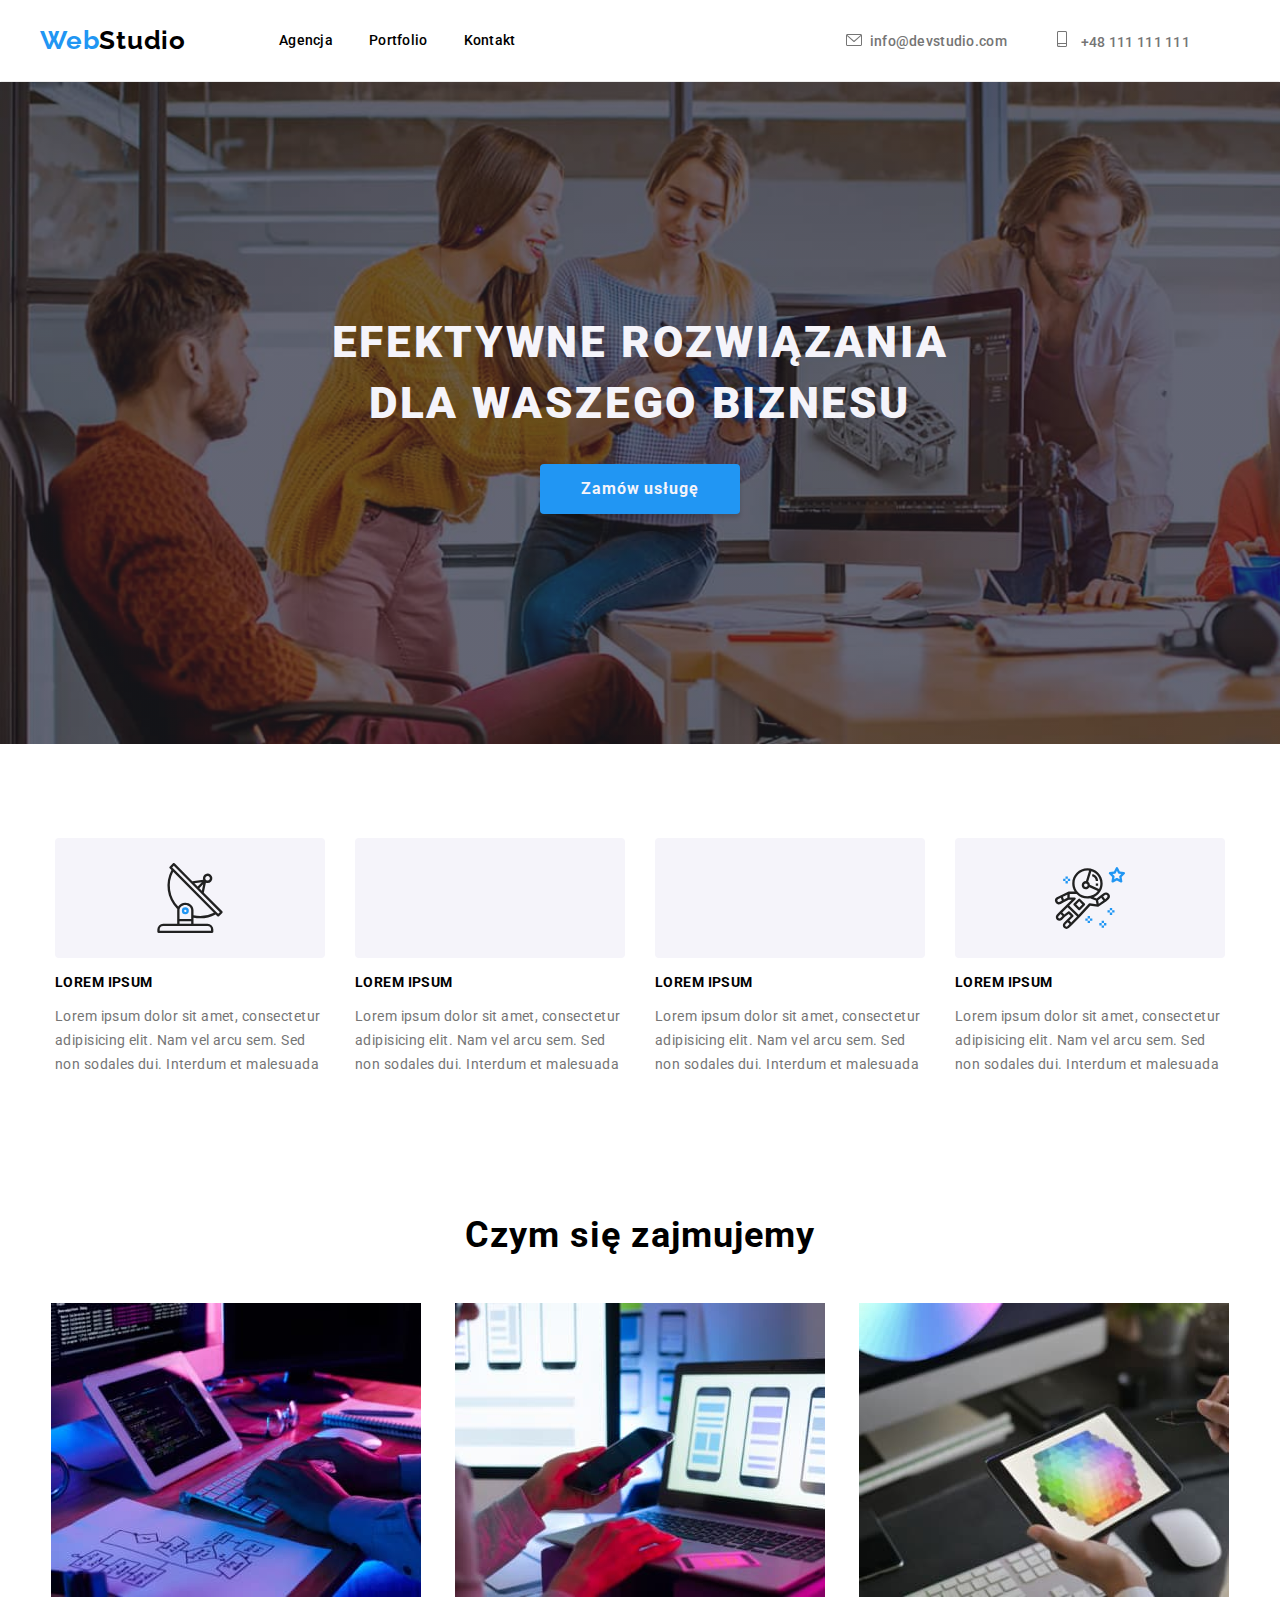
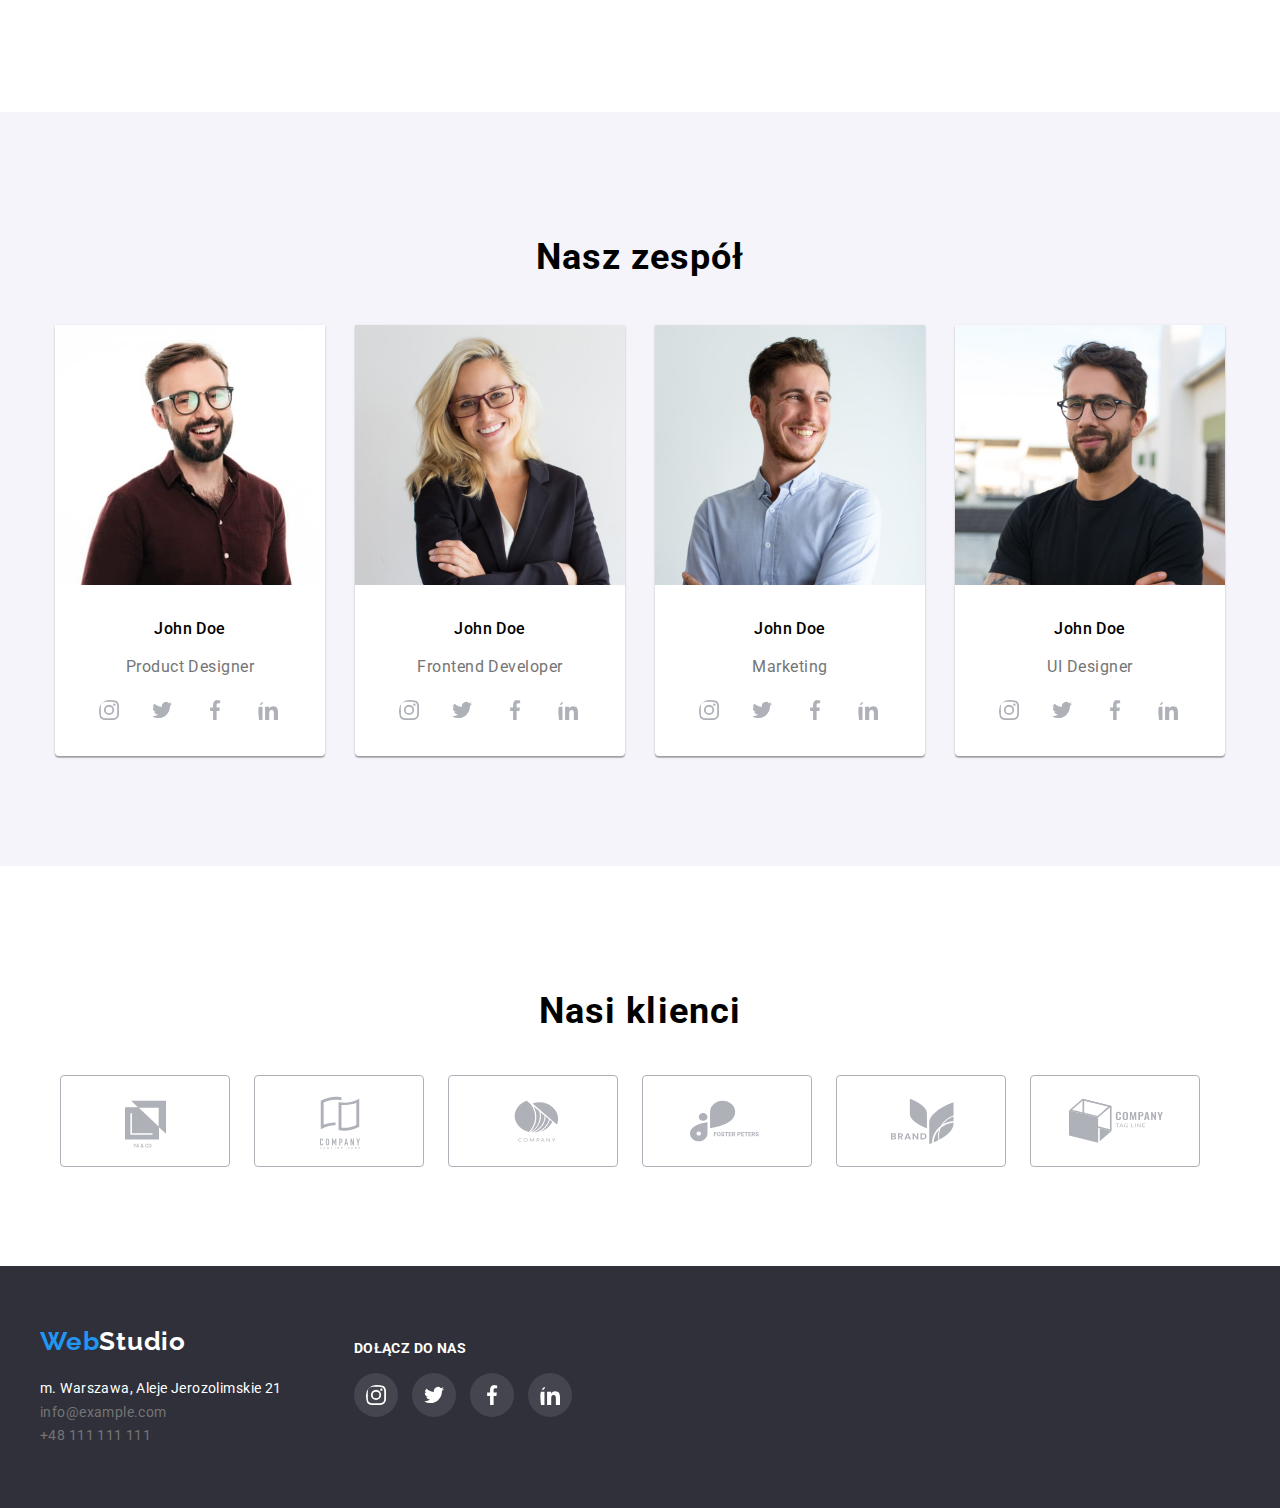
<file: index.html>
<!DOCTYPE html>
<html lang="pl">
<head>
    <meta charset="UTF-8">
    <meta http-equiv="X-UA-Compatible" content="IE=edge">
    <meta name="viewport" content="width=device-width, initial-scale=1.0">
    <title>Studio</title>
    <link rel="stylesheet" href="https://cdnjs.cloudflare.com/ajax/libs/modern-normalize/1.0.0/modern-normalize.min.css">
    <link rel="stylesheet" href="./css/styles.css">
    <link rel="preconnect" href="https://fonts.googleapis.com">
    <link rel="preconnect" href="https://fonts.gstatic.com" crossorigin> 
    <link href="https://fonts.googleapis.com/css2?family=Montserrat:wght@400;700&family=Raleway:wght@700&family=Roboto:wght@400;500;700;900&display=swap" rel="stylesheet">
</head>
<body>
    <header class="header-style">
        <div class="container-nav">
            <div class="container-nav-left">
                <a href="./index.html" class="link-studio section-header"><span class="web">Web</span><span class="studio-black">Studio</span></a>
                <nav class="navigation">
                    <a href="#" class="link">Agencja</a>
                    <a href="./portfolio.html" class="link">Portfolio</a>
                    <a href="#" class="link">Kontakt</a>
                </nav>
            </div>
            <div class="box-flex">
                <section class="icon-contact">
                    <svg width="20" height="12">
                        <use href="./images/icons.svg#envelope"></use>
                    </svg>
                    <a href="mailto:info@devstudio.com" class="link-second">info@devstudio.com</a>
                </section>
                <section class="icon-contact">
                    <svg width="20" height="16">
                        <use href="./images/icons.svg#smartphone"></use>
                    </svg>
                    <a href="tel:+48111111111" class="link-second">+48 111 111 111</a>
                </section>
            </div> 
        </div>
    </header>

    <main>
        <div class="darkgrey-bcg-color">
            <div class="background-img">
                <section class="section-main-heading">
                    <h1 class="main-heading">EFEKTYWNE ROZWIĄZANIA <br> DLA WASZEGO BIZNESU</h1>
                    <button type="button" class="btn">Zamów usługę</button>
                </section>
            </div>
        </div>

        <div class="section">
            <section class="container box-flex">
                <article>
                    <svg width="270" height="120">
                        <use href="./images/icons.svg#antenna"></use>
                    </svg>
                    <h2 class="black-title-second">LOREM IPSUM</h2>
                    <p class="paragraph-style">
                        Lorem ipsum dolor sit amet, consectetur<br>
                        adipisicing elit. Nam vel arcu sem. Sed<br>
                        non sodales dui. Interdum et malesuada
                    </p>
                </article>

                <article>
                    <svg width="270" height="120">
                        <use href="./images/icons.svg#clock"></use>
                    </svg>
                    <h2 class="black-title-second">LOREM IPSUM</h2>
                    <p class="paragraph-style">
                        Lorem ipsum dolor sit amet, consectetur<br>
                        adipisicing elit. Nam vel arcu sem. Sed<br>
                        non sodales dui. Interdum et malesuada
                    </p>
                </article> 

                <article>
                    <svg width="270" height="120">
                        <use href="./images/icons.svg#diagram"></use>
                    </svg>
                    <h2 class="black-title-second">LOREM IPSUM</h2>
                    <p class="paragraph-style">
                        Lorem ipsum dolor sit amet, consectetur<br>
                        adipisicing elit. Nam vel arcu sem. Sed<br>
                        non sodales dui. Interdum et malesuada
                    </p>
                </article>

                <article>
                    <svg width="270" height="120">
                        <use href="./images/icons.svg#astronaut"></use>
                    </svg>
                    <h2 class="black-title-second">LOREM IPSUM</h2>
                    <p class="paragraph-style">
                        Lorem ipsum dolor sit amet, consectetur<br>
                        adipisicing elit. Nam vel arcu sem. Sed<br>
                        non sodales dui. Interdum et malesuada
                    </p>
                </article>
            </section>
        </div>

        <div class="section-second">
            <section class="container">
                <h2 class="black-title">Czym się zajmujemy</h2>
                <article class="box-flex-section-second">
                    <figure>
                        <img src="./images/img1.jpg" alt="kodowanie" width="370" height="294" class="img-margin">
                        <img src="./images/img2.jpg" alt="synchronizacja telefonu z laptopem" width="370" height="294" class="img-margin">
                        <img src="./images/img3.jpg" alt="tworzenie designów na tablecie" width="370" height="294">
                    </figure>
                </article>
            </section>
        </div>

        <div class="section-third">
            <section class="container">
                <h2 class="black-title">Nasz zespół</h2>
                <article class="box-flex">
                    <figure class="figure-style">
                        <img src="./images/img4.jpg" alt="John Doe - Product Designer" width="270" height="260">
                        <figcaption><span class="img-title">John Doe</span> <br> <span class="img-describtion">Product Designer</span></figcaption>
                        <svg class="icon-social-links margin-left" width="44" height="44">
                            <use href="./images/icons.svg#instagram"></use>
                        </svg>
                        <svg class="icon-social-links" width="44" height="44">
                            <use href="./images/icons.svg#twitter"></use>
                        </svg>
                        <svg class="icon-social-links" width="44" height="44">
                            <use href="./images/icons.svg#facebook"></use>
                        </svg>
                        <svg class="icon-social-links" width="44" height="44">
                            <use href="./images/icons.svg#linkedin"></use>
                        </svg>
                    </figure>
                    <figure class="figure-style">
                        <img src="./images/img5.jpg" alt="John Doe - Product Designer" width="270" height="260">
                        <figcaption><span class="img-title">John Doe</span> <br> <span class="img-describtion">Frontend Developer</span></figcaption>
                        <svg class="icon-social-links margin-left" width="44" height="44">
                            <use href="./images/icons.svg#instagram"></use>
                        </svg>
                        <svg class="icon-social-links" width="44" height="44">
                            <use href="./images/icons.svg#twitter"></use>
                        </svg>
                        <svg class="icon-social-links" width="44" height="44">
                            <use href="./images/icons.svg#facebook"></use>
                        </svg>
                        <svg class="icon-social-links" width="44" height="44">
                            <use href="./images/icons.svg#linkedin"></use>
                        </svg>
                    </figure>
                    <figure class="figure-style">
                        <img src="./images/img6.jpg" alt="John Doe - Product Designer" width="270" height="260">
                        <figcaption><span class="img-title">John Doe</span> <br> <span class="img-describtion">Marketing</span></figcaption>
                        <svg class="icon-social-links margin-left" width="44" height="44">
                            <use href="./images/icons.svg#instagram"></use>
                        </svg>
                        <svg class="icon-social-links" width="44" height="44">
                            <use href="./images/icons.svg#twitter"></use>
                        </svg>
                        <svg class="icon-social-links" width="44" height="44">
                            <use href="./images/icons.svg#facebook"></use>
                        </svg>
                        <svg class="icon-social-links" width="44" height="44">
                            <use href="./images/icons.svg#linkedin"></use>
                        </svg>
                    </figure>
                    <figure class="figure-style">
                        <img src="./images/img7.jpg" alt="John Doe - Product Designer" width="270" height="260">
                        <figcaption><span class="img-title">John Doe</span> <br> <span class="img-describtion">UI Designer</span></figcaption>
                        <svg class="icon-social-links margin-left" width="44" height="44">
                            <use href="./images/icons.svg#instagram"></use>
                        </svg>
                        <svg class="icon-social-links" width="44" height="44">
                            <use href="./images/icons.svg#twitter"></use>
                        </svg>
                        <svg class="icon-social-links" width="44" height="44">
                            <use href="./images/icons.svg#facebook"></use>
                        </svg>
                        <svg class="icon-social-links" width="44" height="44">
                            <use href="./images/icons.svg#linkedin"></use>
                        </svg>
                    </figure>
                </article>
            </section>
        </div>

        <div class="section-second">
            <section class="container">
                <h2 class="black-title">Nasi klienci</h2>
                <svg class="icon-company" width="170" height="92">
                    <use href="./images/icons.svg#company"></use>
                </svg>
                <svg class="icon-company" width="170" height="92">
                    <use href="./images/icons.svg#company1"></use>
                </svg>
                <svg class="icon-company" width="170" height="92">
                    <use href="./images/icons.svg#company2"></use>
                </svg>
                <svg class="icon-company" width="170" height="92">
                    <use href="./images/icons.svg#company3"></use>
                </svg>
                <svg class="icon-company" width="170" height="92">
                    <use href="./images/icons.svg#company4"></use>
                </svg>
                <svg class="icon-company" width="170" height="92">
                    <use href="./images/icons.svg#company5"></use>
                </svg>
            </section>
        </div>
    </main>

    <footer class="footer-style">
        <div class="section-footer">
            <div>
                <a href="./index.html" class="link-studio"><span class="web">Web</span><span class="studio-white">Studio</span></a>
                <address class="address-style">
                    <span class="street">m. Warszawa, Aleje Jerozolimskie 21</span>
                    <a href="mailto:info@example.com" class="link-third">info@example.com</a>
                    <a href="tel:+48111111111" class="link-third">+48 111 111 111</a>
                </address>
            </div>
            <section class="social-links">
                <p class="paragraph-style-social-links">DOŁĄCZ DO NAS</p>
                <svg class="icon-social-links-second" width="44" height="44">
                    <use href="./images/icons.svg#instagram"></use>
                </svg>
                <svg class="icon-social-links-second" width="44" height="44">
                    <use href="./images/icons.svg#twitter"></use>
                </svg>
                <svg class="icon-social-links-second" width="44" height="44">
                    <use href="./images/icons.svg#facebook"></use>
                </svg>
                <svg class="icon-social-links-second" width="44" height="44">
                    <use href="./images/icons.svg#linkedin"></use>
                </svg>
            </section>
        </div>
    </footer>
</body>
</html>
</file>
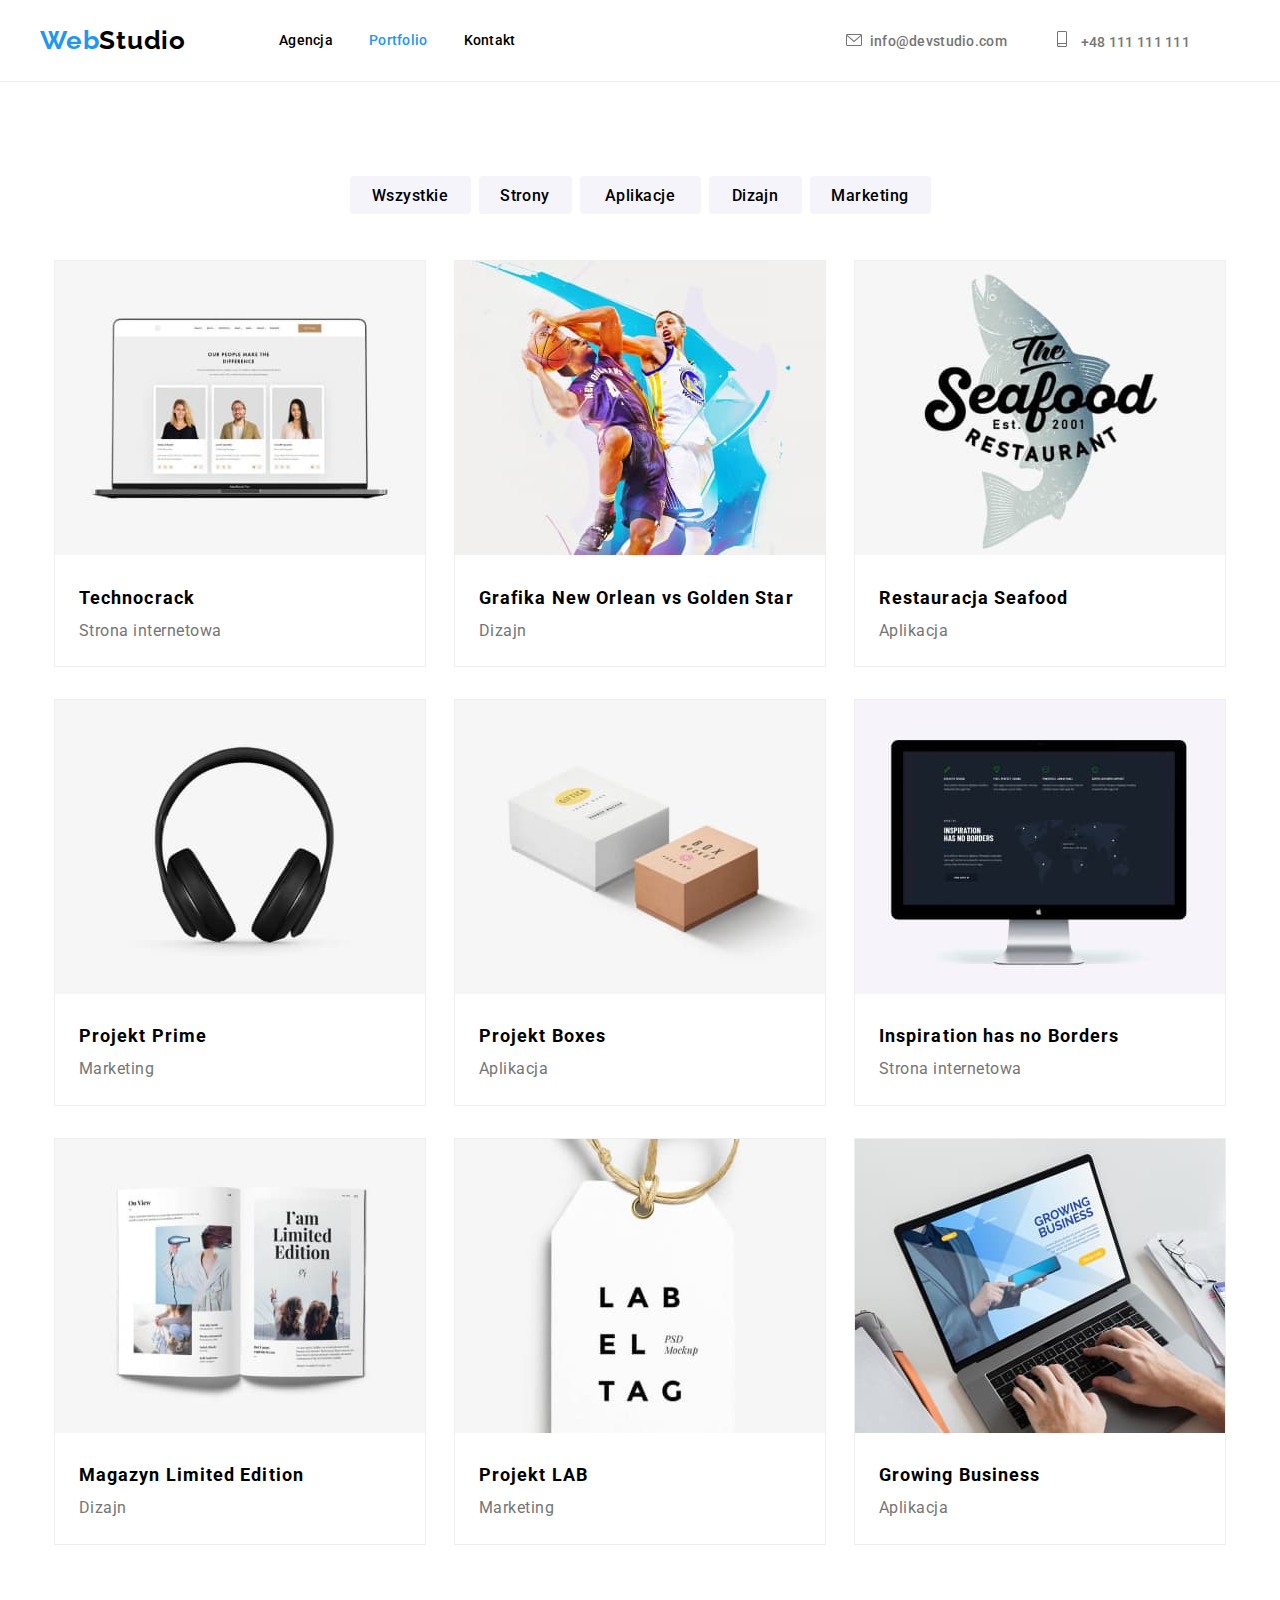
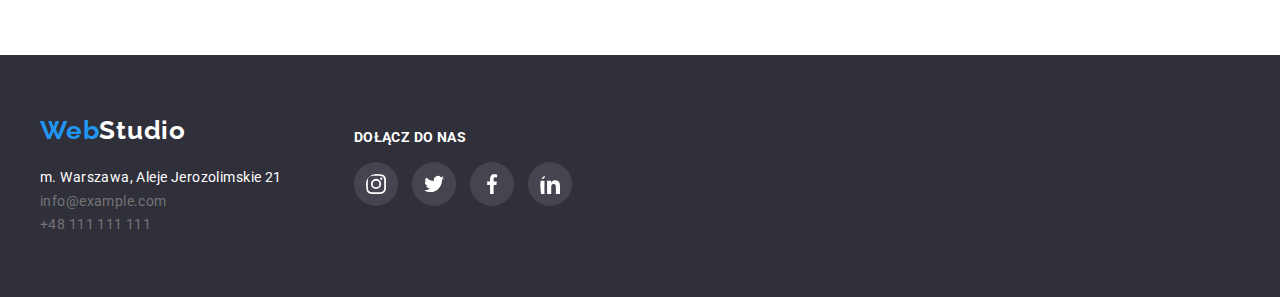
<file: portfolio.html>
<!DOCTYPE html>
<html lang="pl">
<head>
    <meta charset="UTF-8">
    <meta http-equiv="X-UA-Compatible" content="IE=edge">
    <meta name="viewport" content="width=device-width, initial-scale=1.0">
    <title>Portfolio</title>
    <link rel="stylesheet" href="https://cdnjs.cloudflare.com/ajax/libs/modern-normalize/1.0.0/modern-normalize.min.css">
    <link rel="stylesheet" href="./css/styles.css">
    <link rel="preconnect" href="https://fonts.googleapis.com">
    <link rel="preconnect" href="https://fonts.gstatic.com" crossorigin> 
    <link href="https://fonts.googleapis.com/css2?family=Montserrat:wght@400;700&family=Raleway:wght@700&family=Roboto:wght@400;500;700;900&display=swap" rel="stylesheet">
</head>
<body>
    <header class="header-style">
        <div class="container-nav">
            <div class="container-nav-left">
                <a href="./index.html" class="link-studio section-header"><span class="web">Web</span><span class="studio-black">Studio</span></a>
                <nav class="navigation">
                    <a href="#" class="link">Agencja</a>
                    <a href="./portfolio.html" class="link text-color-lightblue">Portfolio</a>
                    <a href="#" class="link">Kontakt</a>
                </nav>
            </div>
            <div class="box-flex">
                <section class="icon-contact">
                    <svg width="20" height="12">
                        <use href="./images/icons.svg#envelope"></use>
                    </svg>
                    <a href="mailto:info@devstudio.com" class="link-second">info@devstudio.com</a>
                </section>
                <section class="icon-contact">
                    <svg width="20" height="16">
                        <use href="./images/icons.svg#smartphone"></use>
                    </svg>
                    <a href="tel:+48111111111" class="link-second">+48 111 111 111</a>
                </section>
            </div>
        </div>
    </header>

    <main>
        <div class="box-flex">
            <nav class="container-nav-second">
                <button type="button" class="btn-second btn-margin">Wszystkie</button>
                <button type="button" class="btn-third btn-margin">Strony</button>
                <button type="button" class="btn-second btn-margin">Aplikacje</button>
                <button type="button" class="btn-third btn-margin">Dizajn</button>
                <button type="button" class="btn-second">Marketing</button>
            </nav>
        </div>

        <div class="section-fourth">
            <section class="images-mash">
                <figure class="figure-style-second">
                    <img src="./images/img2-1.jpg" alt="Technocrack" width="370" height="294">
                    <figcaption><span class="img-title-second">Technocrack</span> <br> <span class="img-describtion-second">Strona internetowa</span></figcaption>
                </figure>
                <figure class="figure-style-second">
                    <img src="./images/img2-2.jpg" alt="Grafika New Orlean vs Golden Star" width="370" height="294">
                    <figcaption><span class="img-title-second">Grafika New Orlean vs Golden Star</span> <br> <span class="img-describtion-second">Dizajn</span></figcaption>
                </figure>
                <figure class="figure-style-second">
                    <img src="./images/img2-3.jpg" alt="Restauracja Seafood" width="370" height="294">
                    <figcaption><span class="img-title-second">Restauracja Seafood</span> <br> <span class="img-describtion-second">Aplikacja</span></figcaption>
                </figure>
                <figure class="figure-style-second">
                    <img src="./images/img2-4.jpg" alt="Projekt Prime" width="370" height="294">
                    <figcaption><span class="img-title-second">Projekt Prime</span> <br> <span class="img-describtion-second">Marketing</span></figcaption>
                </figure>
                <figure class="figure-style-second">
                    <img src="./images/img2-5.jpg" alt="Projekt Boxes" width="370" height="294">
                    <figcaption><span class="img-title-second">Projekt Boxes</span> <br> <span class="img-describtion-second">Aplikacja</span></figcaption>
                </figure>
                <figure class="figure-style-second">
                    <img src="./images/img2-6.jpg" alt="Inspiration has no Borders" width="370" height="294">
                    <figcaption><span class="img-title-second">Inspiration has no Borders</span> <br> <span class="img-describtion-second">Strona internetowa</span></figcaption>
                </figure>
                <figure class="figure-style-second">
                    <img src="./images/img2-7.jpg" alt="Magazyn Limited Edition" width="370" height="294">
                    <figcaption><span class="img-title-second">Magazyn Limited Edition</span> <br> <span class="img-describtion-second">Dizajn</span></figcaption>
                </figure>
                <figure class="figure-style-second">
                    <img src="./images/img2-8.jpg" alt="Projekt LAB" width="370" height="294">
                    <figcaption><span class="img-title-second">Projekt LAB</span> <br> <span class="img-describtion-second">Marketing</span></figcaption>
                </figure>
                <figure class="figure-style-second">
                    <img src="./images/img2-9.jpg" alt="Growing Business" width="370" height="294">
                    <figcaption><span class="img-title-second">Growing Business</span> <br> <span class="img-describtion-second">Aplikacja</span></figcaption>
                </figure>
            </section>
        </div>
    </main>

    <footer class="footer-style">
        <div class="section-footer">
            <div>
                <a href="./index.html" class="link-studio"><span class="web">Web</span><span class="studio-white">Studio</span></a>
                <address class="address-style">
                    <span class="street">m. Warszawa, Aleje Jerozolimskie 21</span>
                    <a href="mailto:info@example.com" class="link-third">info@example.com</a>
                    <a href="tel:+48111111111" class="link-third">+48 111 111 111</a>
                </address>
            </div>
            <section class="social-links">
                <p class="paragraph-style-social-links">DOŁĄCZ DO NAS</p>
                <svg class="icon-social-links-second" width="44" height="44">
                    <use href="./images/icons.svg#instagram"></use>
                </svg>
                <svg class="icon-social-links-second" width="44" height="44">
                    <use href="./images/icons.svg#twitter"></use>
                </svg>
                <svg class="icon-social-links-second" width="44" height="44">
                    <use href="./images/icons.svg#facebook"></use>
                </svg>
                <svg class="icon-social-links-second" width="44" height="44">
                    <use href="./images/icons.svg#linkedin"></use>
                </svg>
            </section>
        </div>
    </footer>
</body>
</html>
</file>
<file: css/styles.css>
*{
    box-sizing: border-box;
    margin-left: 0;
    margin-right: 0;
}

body{
    font-family: 'Roboto', 'Raleway', 'Montserrat', sans-serif;
    color: var(--text-color-main);
}

:root{
    --text-color-black: black;
    --text-color-main: #757575;
    --text-color-white: white;
    --background-color-darkgrey: #2F303A; 
    --background-color-lightgrey: #F5F4FA;
    --hover-color: #2196F3;
    --hover-second-color: #1586dd;
    --border-color-lightgrey: #ECECEC;
    --border-color-lightgrey-second: #EEEEEE;
    --border-color-transparent: transparent;
}

.box-flex{
    display: flex;
    justify-content: space-around;
    align-items: center;
}

.box-flex-section-second{
    display: flex;
    justify-content: center;
    align-items: center;
}

.container{
    width: 1200px;
}

.container-nav{
    display: flex;
    justify-content: space-between;
    align-items: center;
    width: 1200px;
}

.container-nav-second{
    display: flex;
    justify-content: center;
    align-items: center;
    width: 1200px;
}

.container-nav-left{
    display: flex;
    align-items: center;
}

.header-style{
    display: flex;
    justify-content: space-around;
    align-items: center;
    border-bottom: 1px solid var(--border-color-lightgrey);
    border-top: 1px solid var(--border-color-transparent);
    border-left: 1px solid var(--border-color-transparent);
    border-right: 1px solid var(--border-color-transparent);
    background-clip: border-box;
}

.footer-style{
    display: flex;
    justify-content: space-around;
    align-items: center;
    background-color: var(--background-color-darkgrey);
}

.web{
    color: var(--hover-color);
}

.studio-white{
    color: var(--text-color-white);
}

.studio-black{
    color: var(--text-color-black);
}

.address-style{
    display: flex;
    flex-direction: column;
    padding-top: 20px;
}

.street{
    color: var(--text-color-white);
    font-size: 14px;
    line-height: 1.7;
    font-style: normal;
    letter-spacing: 0.03em;
}

.section-header{
    padding-top: 24px;
    padding-bottom: 25px;
}

.section-footer{
    padding-top: 60px;
    padding-bottom: 60px;
    width: 1200px;
    display: inline-flex;
}

.section{
    display: flex;
    justify-content: space-around;
    align-items: center;
    padding-top: 94px;
}

.section-second{
    display: flex;
    justify-content: space-around;
    align-items: center;
    padding-top: 94px;
    padding-bottom: 94px;
}

.section-third{
    display: flex;
    justify-content: space-around;
    align-items: center;
    padding-top: 94px;
    padding-bottom: 94px;
    background-color: var(--background-color-lightgrey);
}

.section-fourth{
    display: flex;
    justify-content: space-around;
    align-items: center;
    padding-bottom: 94px;
}

.section-main-heading{
    padding-top: 200px;
    padding-bottom: 230px;
}

.darkgrey-bcg-color{
    background-color: var(--background-color-darkgrey);
}

.background-img{
    background-image: linear-gradient( 0deg, rgba(47, 48, 58, 0.4) 0%, rgba(47, 48, 58, 0.4) 100% ), url("../images/img4-1.jpg");
    background-size: cover;
    background-repeat: no-repeat;
    max-width: 1600px;
    margin: 0 auto;
}

.main-heading{
    font-size: 44px;
    font-weight: 900;
    line-height: 1.4;
    color: var(--background-color-lightgrey);
    text-align: center;
    letter-spacing: 0.06em;
    text-transform: uppercase;
}

.navigation{
    margin-left: 77px;
}

.link{
    color: var(--text-color-black);
    font-size: 14px;
    line-height: 1.4;
    font-weight: 500;
    text-decoration: none;
    letter-spacing: 0.02em;
    padding: 12px;
    margin: 0 4px;
}

.link:hover{
    color: var(--hover-color);
}

.link-second{
    color: var( --text-color-main);
    font-size: 14px;
    line-height: 1.1;
    font-weight: 500;
    text-decoration: none;
    letter-spacing: 0.02em;
    padding-right: 50px;
}

.link-third{
    color: var( --text-color-main);
    font-size: 14px;
    line-height: 1.7;
    text-decoration: none;
    font-style: normal;
    letter-spacing: 0.03em;
}

.link-studio{
    font-size: 26px;
    line-height: 1.2;
    font-weight: 700;
    text-decoration: none;
    letter-spacing: 0.03em;
    font-family: 'Raleway', sans-serif;
    letter-spacing: 0.03em;
}

.images-mash{
    width: 1200px;
    display: flex;
    justify-content: space-around;
    align-items: center;
    flex-wrap: wrap;
}

.btn{
    background-color: var(--hover-color);
    color: var(--background-color-lightgrey);
    font-size: 16px;
    font-weight: 700;
    line-height: 1.9;
    cursor: pointer;
    border: none;
    border-radius: 4px;
    align-items: center;
    text-align: center;
    letter-spacing: 0.06em;
    display: block;
    margin: 0 auto;
    width: 200px;
    height: 50px;
    box-shadow: 0px 4px 4px rgba(0, 0, 0, 0.15);
}

.btn:hover{
    background-color: var(--hover-second-color);
}

.btn-second{
    background-color: var(--background-color-lightgrey);
    color: var(--text-color-black);
    font-size: 16px;
    line-height: 1.2;
    border: none;
    border-radius: 4px;
    font-weight: 500;
    cursor: pointer;
    text-align: center;
    letter-spacing: 0.03em;
    width: 121px;
    height: 38px;
    margin-top: 94px;
    margin-bottom: 30px;
}

.btn-third{
    background-color: var(--background-color-lightgrey);
    color: var(--text-color-black);
    font-size: 16px;
    line-height: 1.2;
    border: none;
    border-radius: 4px;
    font-weight: 500;
    cursor: pointer;
    text-align: center;
    letter-spacing: 0.03em;
    width: 93px;
    height: 38px;
    margin-top: 94px;
    margin-bottom: 30px;
}

.btn-margin{
    margin-right: 8px;
}

.btn-second:hover, .btn-third:hover, .btn-second:focus, .btn-third:focus{
    color: var(--text-color-white);
    background-color: var(--hover-color);
    box-shadow: 0px 4px 4px rgba(0, 0, 0, 0.15);
}

.img-margin{
    margin-right: 30px;
}

.img-title{
    display: block;
    margin: 0 auto;
    padding-top: 30px;
    color: var(--text-color-black);
    font-size: 16px;
    font-weight: 500;
    line-height: 1.2;
    text-align: center;
    letter-spacing: 0.03em;
}

.img-title-second{
    display: inline-block;
    margin: 0 auto;
    padding-top: 20px;
    padding-left: 24px;
    font-size: 18px;
    color: var(--text-color-black);
    line-height: 2;
    font-weight: 700;
    letter-spacing: 0.06em;
}

.img-describtion{
    display: block;
    margin: 0 auto;
    font-size: 16px;
    line-height: 1.2;
    text-align: center;
    letter-spacing: 0.03em;
}

.img-describtion-second{
    font-size: 16px;
    line-height: 1.9;
    letter-spacing: 0.03em;
    padding-left: 24px;
}

.black-title{
    color: var(--text-color-black);
    font-size: 36px;
    line-height: 1.2;
    text-align: center;
    letter-spacing: 0.03em;
}

.black-title-second{
    color: var(--text-color-black);
    font-size: 14px;
    line-height: 1.2;
    letter-spacing: 0.03em;
    text-transform: uppercase;
}

.paragraph-style{
    font-size: 14px;
    line-height: 1.7;
    letter-spacing: 0.03em;
}

.paragraph-style-social-links{
    font-weight: 700;
    font-size: 14px;
    line-height: 16px;
    letter-spacing: 0.03em;
    text-transform: uppercase;
    color: var(--text-color-white);
}   

.figure-style{
    background-color: var(--text-color-white);
    box-shadow: 0px 1px 3px rgba(0, 0, 0, 0.12), 0px 1px 1px rgba(0, 0, 0, 0.14), 0px 2px 1px rgba(0, 0, 0, 0.2);
    border-radius: 0px 0px 4px 4px;
    padding-bottom: 20px;
}

.figure-style-second{
    background-color: var(--text-color-white);
    border: 1px solid var(--border-color-lightgrey-second);
    padding-bottom: 20px;
}

.figure-style-second:hover{
    cursor: pointer;
    box-shadow: 0px 1px 1px rgba(0, 0, 0, 0.12), 0px 4px 4px rgba(0, 0, 0, 0.06), 1px 4px 6px rgba(0, 0, 0, 0.16);
}

.text-color-lightblue{
    color: var(--hover-color);
}

.icon-contact{
    fill: var(--text-color-main);
}

.icon-contact:hover{
    cursor: pointer;
    fill: var(--hover-color);
}

.icon-contact:hover .link-second{
    color: var(--hover-color);
}

.icon-social-links{
    padding-left: 12px;
    padding-top: 12px;
    margin-left: 5px;
    margin-top: 12px;
    border-radius: 50%;
    fill: #AFB1B8;
}

.icon-social-links:hover{
    fill: var(--text-color-white);
    background-color: var(--hover-color);
    cursor: pointer;
}

.icon-social-links-second{
    fill: var(--text-color-white);
    margin-top: 3px;
    margin-right: 10px;
    padding-top: 12px;
    padding-left: 12px;
    border-radius: 50%;
    background: rgba(255, 255, 255, 0.1);
}

.icon-social-links-second:hover{
    background-color: var(--hover-color);
    cursor: pointer;  
}

.margin-left{
    margin-left: 32px;
}

.social-links{
    margin-left: 72px;
}

.icon-company{
    border: 1px solid #AFB1B8;
    border-radius: 4px;
    fill: #AFB1B8;
    background-color: var(--text-color-white);
    margin-left: 20px;
    margin-top: 12px;
}

.icon-company:hover{
    cursor: pointer;
    fill: var(--hover-color);
    border-color: var(--hover-color);
}
</file>
